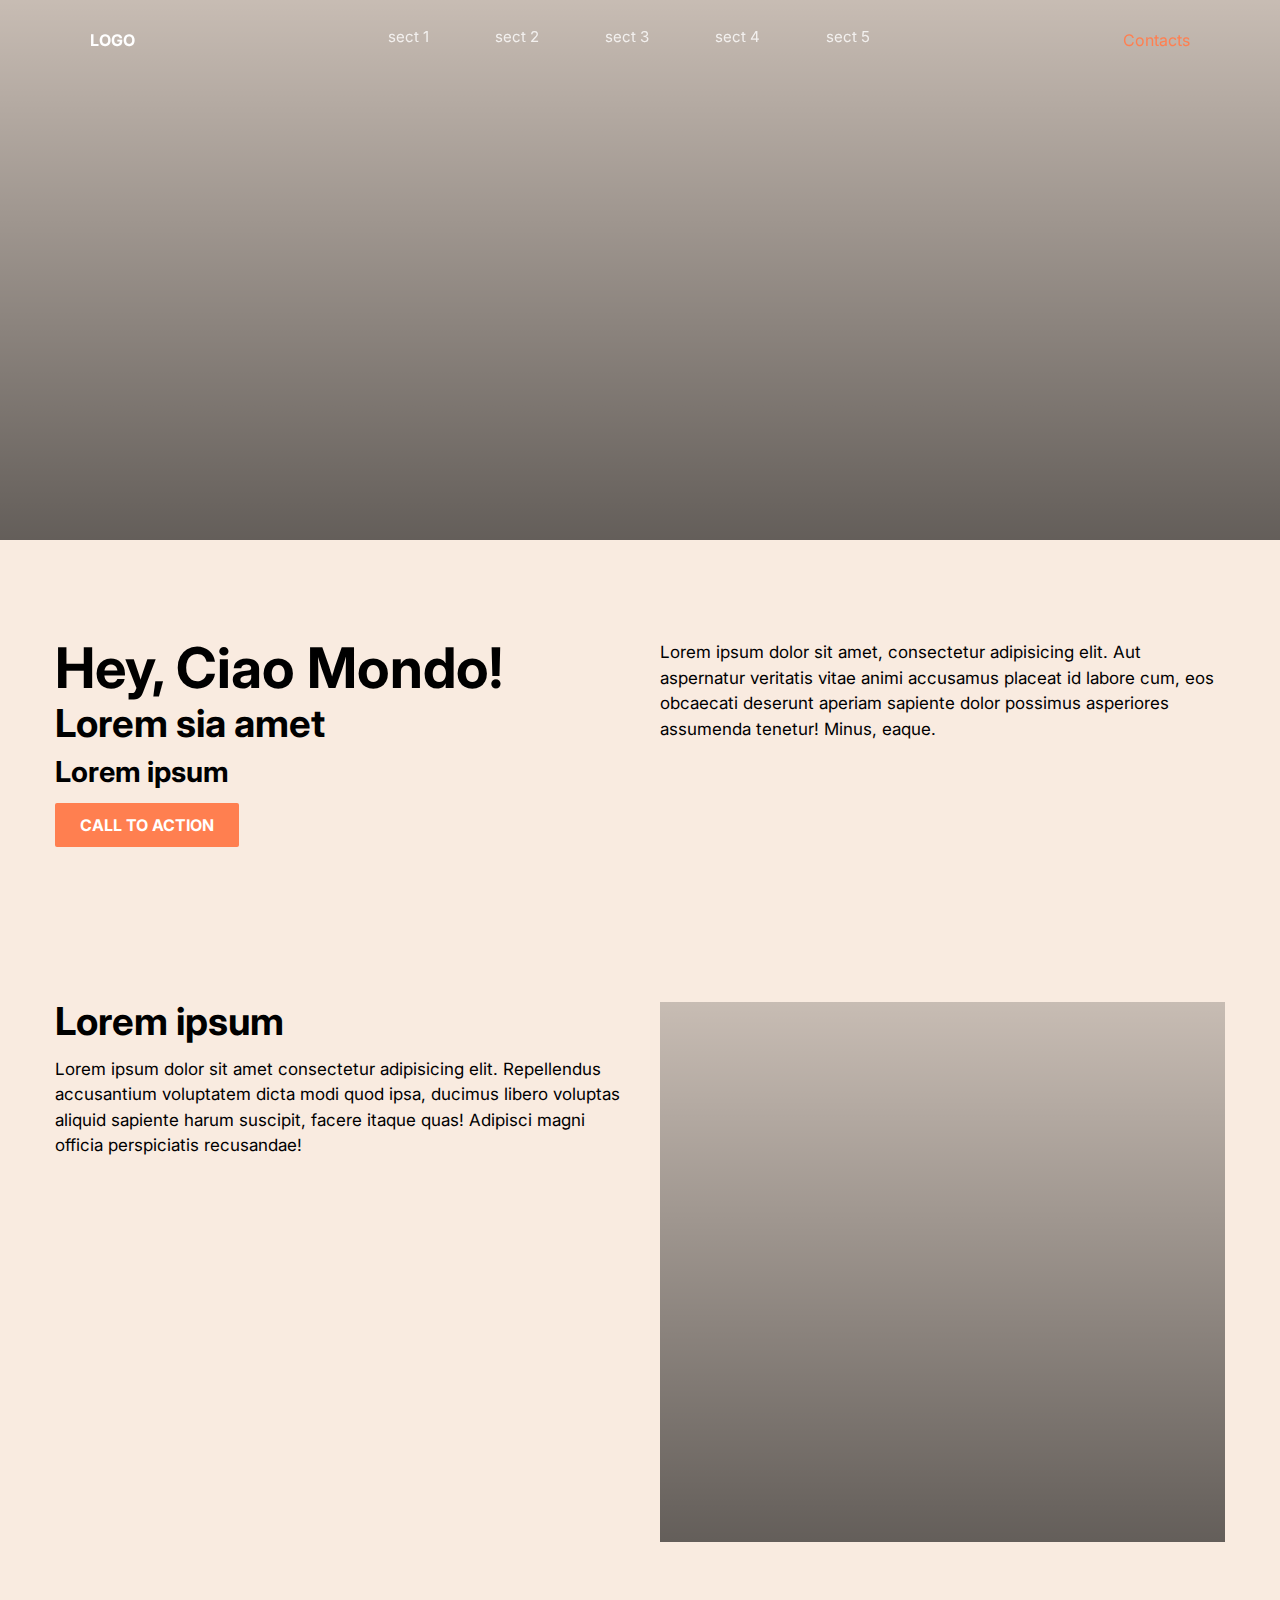
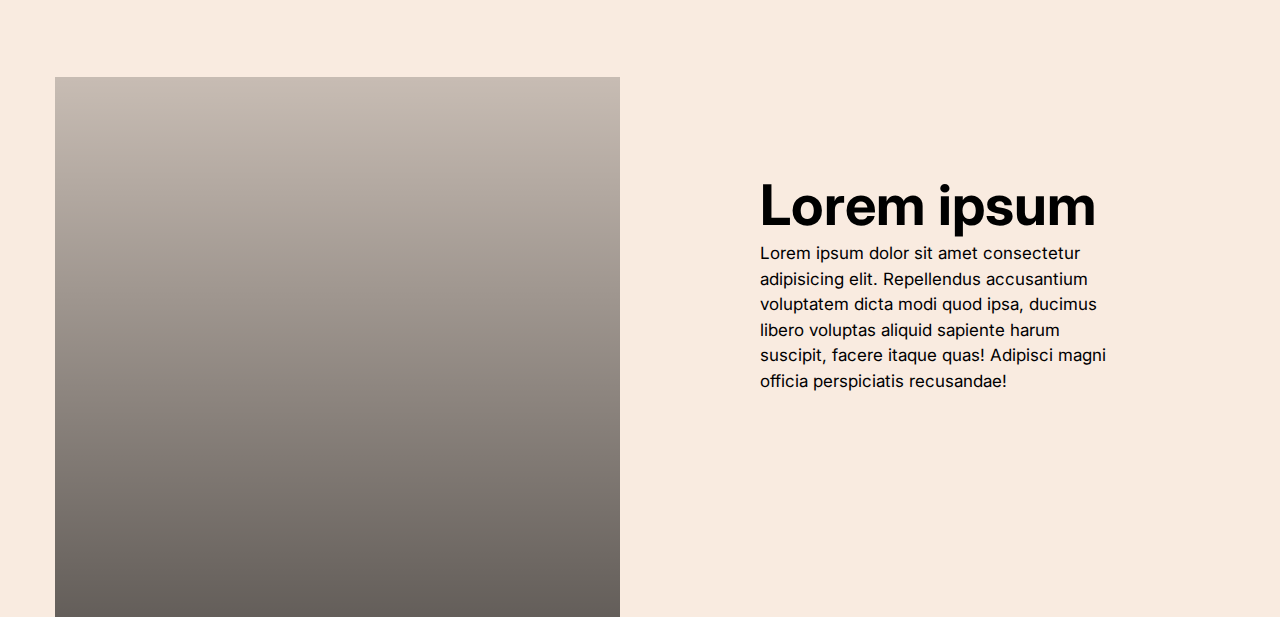
<file: index copy.html>
<!DOCTYPE html>
<html lang="en">
<head>
  <meta charset="UTF-8">
  <meta name="viewport" content="width=device-width, initial-scale=1.0">
  <meta http-equiv="X-UA-Compatible" content="ie=edge">
  <title>Document</title>
  <link href="https://fonts.googleapis.com/css2?family=Inter:wght@400;700&display=swap" rel="stylesheet">
  <link rel="stylesheet" href="style.css">

</head>
<body>

    <header class="header">
      <div class="header__content">
        <a class="header__logo" href="#">
          <strong>LOGO</strong>
        </a>
        <ul class="header__menu">
          <li><a href="#">sect 1</a></li>
          <li><a href="#">sect 2</a></li>
          <li><a href="#">sect 3</a></li>
          <li><a href="#">sect 4</a></li>
          <li><a href="#">sect 5</a></li>
        </ul>
        <div class="header__quick">
          <a href="#">Contacts</a>
          <div class="icon-hamburger">
            <span></span>
            <span></span>
          </div>
        </div>
      </div>
    </header>

    <div class="cover" style="background-image:linear-gradient(to bottom, rgba(0,0,0,0.2), rgba(0,0,0,0.6)), url('https://images.unsplash.com/photo-1750658659691-1f7b2bd37337?q=80&w=2070&auto=format&fit=crop&ixlib=rb-4.1.0&ixid=M3wxMjA3fDB8MHxwaG90by1wYWdlfHx8fGVufDB8fHx8fA%3D%3D');">
      <div class="cover__content">
        <h1> Cover title</h1>
        <h2> Subtitle </h2>
      <a href="#" class="button">Call to action</a>
      </div>
    </div>

    <div class="spacer"></div>


    <div class="grid">
        <div class="col-50">
            <h1>Hey, Ciao Mondo! </h1>
            <h2>Lorem sia amet</h2>
            <h3>Lorem ipsum</h3>
            <a href="" class="button mb-2">Call to action</a>
        </div>
        <div class="col-50">
            <p>Lorem ipsum dolor sit amet, consectetur adipisicing elit. Aut aspernatur veritatis vitae animi accusamus placeat id labore cum, eos obcaecati deserunt aperiam sapiente dolor possimus asperiores assumenda tenetur! Minus, eaque.</p>
        </div>
        
    </div>
  

    
    <div class="grid pt-4">
        <div class="col-50">
            <h2>Lorem ipsum</h2>
            <p>Lorem ipsum dolor sit amet consectetur adipisicing elit. Repellendus accusantium voluptatem dicta modi quod ipsa, ducimus libero voluptas aliquid sapiente harum suscipit, facere itaque quas! Adipisci magni officia perspiciatis recusandae!</p>
        </div>
        <div class="col-50">
            <div class="cover" style="background-image:linear-gradient(to bottom, rgba(0,0,0,0.2), rgba(0,0,0,0.6)), url('https://images.unsplash.com/photo-1750268223092-ea38152a71a9?q=80&w=740&auto=format&fit=crop&ixlib=rb-4.1.0&ixid=M3wxMjA3fDB8MHxwaG90by1wYWdlfHx8fGVufDB8fHx8fA%3D%3D');">
              <div class="cover__content">
                <h1> Cover title</h1>
                <h2> Subtitle </h2>
              <a href="#" class="button">Call to action</a>
              </div>
            </div>
        </div>
    </div>


    <div class="grid pt-4">
        <div class="col-50">
            <div class="cover" style="background-image:linear-gradient(to bottom, rgba(0,0,0,0.2), rgba(0,0,0,0.6)), url('https://images.unsplash.com/photo-1749587452499-ea1fd591e63f?q=80&w=828&auto=format&fit=crop&ixlib=rb-4.1.0&ixid=M3wxMjA3fDB8MHxwaG90by1wYWdlfHx8fGVufDB8fHx8fA%3D%3D');">
            </div>
        </div>

        <div class="col-50">
            <div class="p-4">
             <h2 class="text-1">Lorem ipsum</h2>
             <p>Lorem ipsum dolor sit amet consectetur adipisicing elit. Repellendus accusantium voluptatem dicta modi quod ipsa, ducimus libero voluptas aliquid sapiente harum suscipit, facere itaque quas! Adipisci magni officia perspiciatis recusandae!</p>                
            </div>

        </div>
    </div>
    

    


      <script>
      let item = document.querySelector('.icon-hamburger');
      item.addEventListener("click", function() {
            document.body.classList.toggle('menu-open');
      });
    </script>


</body>
</html>
</file>
<file: style.css>
/* Reset */
body,
html {
  font-family: 'Inter', Arial, Helvetica, sans-serif;
  line-height: 1;
  font-size: 16px;
  box-sizing: border-box;
  margin: 0;
  padding: 0;
  background-color: #F9EBE0;
}

*,
*:before,
*:after {
  box-sizing: border-box;
}



h1,
h2,
h3,
h4,
h5,
h6,
p,
ol,
ul {
  margin: 0 0 1rem 0;
  padding: 0;
}

ol,
ul {
  padding-left: 20px;
  line-height: 1.5;
}

img {
  height: auto;
}

h1 {
  font-size: 4rem;
}

h2 {
  font-size: 3rem;
}

h3 {
  font-size: 2rem;
}

h4 {
  font-size: 1rem;
}

h5 {
  font-size: 0.8rem;
}

h6 {
  font-size: 0.6rem;
}

a {
  text-decoration: none
}

/* Menu */
:root {
  --menu-bg: #eee;
  --menu-color: #fff;
}

.header {
  background: transparent;
  position: fixed;
  top: 0;
  left: 0;
  z-index: 9999;
  width: 100%;
  padding: 10px 15px;
  overflow: hidden;
}

.header__content {
  max-width: 1200px;
  width: 100%;
  margin: 0 auto;
  display: flex;
  justify-content: space-between;
}

.header__logo,
.header__quick {
  display: flex;
  align-items: center;
  color: var(--menu-color);
  padding: 0 50px;
  padding-top: 5px;
}

.header__menu {
  padding: 0;
  margin: 0;
}

.header__menu li {
  display: inline-block;
}

.header__menu li a {
  color: var(--menu-color);
  opacity: 0.8;
  display: block;
  padding: 16px;
  font-size: 15px;
  margin: 0px 15px;
}

.spacer {
  height: 100px;
}

/* Title System */
h1,
.text-1 {
  font-size: 3.5rem;
  margin-bottom: 0.5rem
}

h2,
.text-2 {
  font-size: 2.4rem;
  margin-bottom: 1rem
}

h3,
.text-3 {
  font-size: 1.8rem;
  margin-bottom: 1rem
}

h4,
p,
.text-4 {
  font-size: 1rem;
  margin-bottom: 1rem;
  line-height: 1.5;
}

a {
  color: coral
}

.button {
  font-size: 1rem;
  text-transform: uppercase;
  background: coral;
  color: #fff;
  text-decoration: none;
  padding: 14px 25px;
  display: inline-block;
  border-radius: 2px;
  font-weight: 700;
}

.button:hover {
  background: rgb(188, 85, 47);
}

.button-small {
  font-size: 1rem;
  text-transform: uppercase;
  background: var(--link-color);
  color: #fff;
  text-decoration: none;
  padding: 10px 15px;
  display: inline-block;
  background: coral;
  border-radius: 4px;
  font-weight: 700;
}

.button-small:hover {
  background: #c44d4d;
}

/* Cover */
.cover {
  text-align: center;
  padding: 10px 100px;
  margin: 0px;
  padding-top: 60px;
  min-height: 60vh;
  width: 100%;
  display: flex;
  flex-direction: column;
  justify-content: center;
  background-position: center center;
  background-size: cover;
}

.cover * {
  color: #fff
}

.covertall{
  text-align: center;
  padding: 10px 100px;
  margin: 0px;
  padding-top: 60px;
  min-height: 80vh;
  width: 100%;
  display: flex;
  flex-direction: column;
  justify-content: center;
  background-position: center center;
  background-size: cover;
  color: #eee;
}

.cover__content{
  position: relative;
  top: -30px;
}

.cover__content a{
  font-size: 20px;
}

/* Grid System */
.grid {
  margin: 0 auto;
  padding: 0 20px;
  max-width: 1250px;
  display: flex;
  flex-flow: row;
  flex-wrap: wrap;
}

.grid--center {
  justify-content: center;
}

.grid p{
  font-size: 17px;
}

.col {
  flex: 1;
}

[class*='col-'] {
  position: relative;
  padding: 0 20px;
}

.grid .grid [class*='col-'] {
  padding: 0px;
}

.col-20 {
  width: 20%;
}

.col-25 {
  width: 25%;
}

.col-30 {
  width: 30%;
}

.col-33 {
  width: 33.33%;
}

.col-50 {
  width: 50%;
}

.col-70 {
  width: 70%;
}

.col-80 {
  width: 80%;
}

.col-100 {
  width: 100%;
}

@media (max-width: 991px) {
  .tab-20 {
    width: 20%;
  }

  .tab-25 {
    width: 25%;
  }

  .tab-33 {
    width: 33.33%;
  }

  .tab-50 {
    width: 50%;
  }

  .tab-100 {
    width: 100%;
  }
}

@media (max-width: 768px) {
  [class*='col-'] {
    width: 100%;
  }

  .sma-20 {
    width: 20%;
  }

  .sma-25 {
    width: 25%;
  }

  .sma-33 {
    width: 33.33%;
  }

  .sma-50 {
    width: 50%;
  }

  .sma-100 {
    width: 100%;
  }
}

/* Helpers */
.mt-0 {
  margin-top: 0
}

.mt-1 {
  margin-top: 10px
}

.mt-2 {
  margin-top: 20px
}

.mt-3 {
  margin-top: 40px
}

.mt-4 {
  margin-top: 100px
}

.mb-0 {
  margin-bottom: 0
}

.mb-1 {
  margin-bottom: 10px
}

.mb-2 {
  margin-bottom: 20px
}

.mb-3 {
  margin-bottom: 40px
}

.mb-4 {
  margin-bottom: 100px
}

.p-0 {
  padding: 0
}

.p-1 {
  padding: 10px
}

.p-2 {
  padding: 20px
}

.p-3 {
  padding: 40px
}

.p-4 {
  padding: 100px
}

.pt-1 {
  padding-top: 10px;
}

.pt-2 {
  padding-top: 20px;
}

.pt-3 {
  padding-top: 40px;
}

.pt-4 {
  padding-top: 15vh;
}

.pb-1 {
  padding-bottom: 10px;
}

.pb-2 {
  padding-bottom: 20px;
}

.pb-3 {
  padding-bottom: 40px;
}

.pb-4 {
  padding-bottom: 15vh;
}

.text-center {
  text-align: center;
}

.text-right {
  text-align: right;
}

.text-left {
  text-align: left;
}

.img-res {
  width: 100%;
  height: auto;
  margin-bottom: 20px;
  vertical-align: middle;
}

.data {
  padding: 20px;
}

.garam{
  font-family: 'EB Garamond', 'Times New Roman', Times, serif;
  color: #0D2149;
}


.size17{
  font-size: 17px;
}

.sectionTitle {
  font-size: 4.5rem;
}








/* NAVBAR RESPONSIVE */
.nav-container {
  display: flex;
  justify-content: space-between;
  align-items: center;
  position: relative;
  width: 100%;
  padding: 15px 40px;
}

.nav-left,
.nav-right {
  display: flex;
  gap: 30px;
  list-style: none;
  margin: 0;
  padding: 0;
}

.nav-left {
  margin-left: 100px;
}

.nav-right {
  margin-right: 100px;
}

.nav-left li a,
.nav-right li a {
  text-decoration: none;
  color: white;
  font-weight: bold;
  text-transform: uppercase;
  transition: color 0.3s ease;
}

.nav-left li a:hover,
.nav-right li a:hover {
  color: #d4af37;
}

.logo {
  position: absolute;
  left: 50%;
  transform: translateX(-50%);
  top: 50%;
  transform: translate(-50%, -50%);
}

.logo img {
  height: 70px;
  width: auto;
}

.cta {
  background-color: #555;
  color: white;
  padding: 8px 16px;
  border-radius: 2px;
  font-weight: bold;
  transition: all 0.3s ease;
}

.cta:hover {
  background-color: #0D2149;
}

/* HAMBURGER ICON - NASCOSTO SU DESKTOP */
.icon-hamburger {
  display: none;
  flex-direction: column;
  cursor: pointer;
  padding: 10px;
  position: absolute;
  right: 20px;
  top: 20px;
  z-index: 1000;
}

.icon-hamburger span {
  height: 3px;
  width: 25px;
  background: white;
  margin: 3px 0;
  transition: all 0.3s ease;
  border-radius: 2px;
}

/* MENU MOBILE UNIFICATO */
.mobile-menu {
  display: none;
  position: fixed;
  top: 0;
  left: -100%;
  width: 100%;
  height: 100vh;
  background: rgba(0, 0, 0, 0.95);
  backdrop-filter: blur(10px);
  z-index: 999;
  transition: left 0.3s ease;
}

.mobile-menu-list {
  display: flex;
  flex-direction: column;
  justify-content: center;
  align-items: center;
  height: 100%;
  gap: 40px;
  list-style: none;
  margin: 0;
  padding: 0;
}

.mobile-menu-list li a {
  color: white;
  font-size: 1.8rem;
  font-weight: bold;
  text-transform: uppercase;
  text-decoration: none;
  padding: 15px 20px;
  transition: color 0.3s ease;
}

.mobile-menu-list li a:hover {
  color: white;
}

.mobile-menu-list .cta {
  background-color: #fff;
  color: #000;
  border-radius: 5px;
  margin-top: 20px;
}

.mobile-menu-list .cta:hover {
  background-color: #fff;
  color: #000;
}

/* MOBILE STYLES */
@media (max-width: 768px) {

  /* Mostra hamburger icon */
  .icon-hamburger {
    display: flex;
  }

  /* Mostra menu mobile */
  .mobile-menu {
    display: block;
  }

  /* Nascondi menu desktop */
  .nav-left,
  .nav-right {
    display: none;
  }

  /* Menu mobile aperto */
  .menu-open .mobile-menu {
    left: 0;
  }

  /* Previeni scroll quando menu è aperto */
  .menu-open {
    overflow: hidden;
  }

  /* Animazione hamburger a X */
  .menu-open .icon-hamburger span:nth-child(1) {
    transform: rotate(45deg) translate(6px, 6px);
  }

  .menu-open .icon-hamburger span:nth-child(2) {
    opacity: 0;
  }

  .menu-open .icon-hamburger span:nth-child(3) {
    transform: rotate(-45deg) translate(6px, -6px);
  }

  /* Aggiusta logo mobile */
  .logo img {
    height: 60px;
  }

  .nav-container {
    padding: 15px 20px;
  }
}

/* Animazioni per il contenuto della cover */
@keyframes fadeSlideUp {
  0% {
    opacity: 0;
    transform: translateY(30px);
  }

  100% {
    opacity: 1;
    transform: translateY(0);
  }
}

.cover__content>* {
  opacity: 0;
  animation: fadeSlideUp 1s forwards;
}

.cover__content h1 {
  animation-delay: 0.3s;
}

.cover__content h3 {
  animation-delay: 0.6s;
}

.cover__content .button {
  animation-delay: 0.9s;
}

.cover__content .grid {
  animation-delay: 1.2s;
}

/* RESPONSIVE TYPOGRAPHY E LAYOUT */
@media (max-width: 768px) {
  h1 {
    font-size: 2.2rem;
  }

  h2 {
    font-size: 1.8rem;
  }

  h3 {
    font-size: 1.4rem;
  }

  .cover {
    padding: 20px;
    padding-top: 120px;
  }

  .grid {
    flex-direction: column;
    gap: 20px;
  }

  .col-33 {
    width: 100%;
    text-align: center;
  }

  .nav-left {
    margin-left: 0;
  }

  .nav-right {
    margin-right: 0;
  }
}





/* Stato scrollato */
.header.scrolled .nav-left li a,
.header.scrolled .nav-right li a {
  color: #60492C;
}

.header.scrolled .nav-left li a:hover,
.header.scrolled .nav-right li a:hover{
  color:  #c69a64;
}

  .header.scrolled .cta {
  background-color: #0D2149 !important;
  color: white !important;
}

  .header.scrolled .cta:hover {
  background-color: #1b418f !important;
  color: white !important;
}





/* top-right icons - posizionate nell'angolo in alto a destra */
.header { position: fixed; } /* già l'hai, assicurati */
.top-right-icons {
  position: absolute;
  top: -30px;
  right: 0px;
  display: flex;
  gap: 1px;
  align-items: center;
  z-index: 10002; /* più alto del resto */
}

/* stile icone */
.top-right-icons a {
  display: inline-flex;
  align-items: center;
  justify-content: center;
  width: 40px;
  height: 40px;
  border-radius: 50%;
  color: white;              /* colore icona */
  font-size: 16px;
  text-decoration: none;
  transition: background-color .18s ease, color .18s ease;
}

/* hover */
.top-right-icons a:hover {
  background-color: rgba(255,255,255,0.06);
  color: #d4af37;
}

/* se vuoi nasconderle quando apri il menu mobile (assumendo che la classe .menu-open venga aggiunta al body) */
.menu-open .top-right-icons { display: none; }

/* se vuoi che diventino nere quando aggiungi .scrolled a header (come prima) */
.header.scrolled .top-right-icons a { color: black; }




  /* Footer wrapper */
  .site-footer{
    margin-top:auto; /* spinge il footer in fondo alla pagina se necessario */
    background: linear-gradient(180deg, rgba(0,0,0,0.05), rgba(0,0,0,0.0)) , var(--bg);
    color: var(--accent);
    padding: 60px 18px 36px;
    text-align:center;
    background-color: #60492C;

  }

  .footer-inner{
    max-width: var(--max-width);
    margin: 0 auto;
    display:flex;
    flex-direction:column;
    align-items:center;
    gap: var(--gap);
  }

  /* Logo/brand (simula la grafica in alto) */
  
  /* nav principale */
  .footer-nav{
    display:flex;
    gap:26px;
    flex-wrap:wrap;
    justify-content:center;
    text-transform:uppercase;
    font-weight:700;
    font-size:16px;
    color:var(--muted);
  }
  .footer-nav a{
    color:var(--muted);
    text-decoration:none;
    transition: color .2s;
  }
  .footer-nav a:hover{ color: var(--link-hover); }

 .footer-nav {
    display:flex;
    justify-content:center;
    gap:40px;
    margin-bottom:30px;
    flex-wrap:wrap;
  }
  .footer-nav a {
    text-decoration:none;
    font-weight:700;
    font-size:16px;
    color:#111;
    transition:color 0.2s;
  }
  .footer-nav a:hover {
    color:#f2e6d8;
  }

  /* Social / contatti */
  .footer-icons {
    display:flex;
    justify-content:center;
    gap:20px;
    flex-wrap:wrap;
  }
  .footer-icons a {
    width:54px;
    height:54px;
    border-radius:50%;
    background:#f4f2ee;
    display:flex;
    align-items:center;
    justify-content:center;
    transition:all 0.3s ease;
  }
  .footer-icons a:hover {
    background:#fff;
    transform:translateY(-4px);
    box-shadow:0 6px 15px rgba(0,0,0,0.25);
  }
  .footer-icons svg {
    width:24px;
    height:24px;
    fill:#111;
  }

  /* barra inferiore con copyright */
  .footer-bottom{
    margin-top:38px;
    background: var(--dark);
    color: var(--muted);
    padding:12px 18px;
    font-size:14px;
  }
  .footer-bottom .inner{
    max-width: var(--max-width);
    margin:0 auto;
    display:flex;
    gap:12px;
    align-items:center;
    justify-content:center;
    flex-wrap:wrap;
  }
  .footer-bottom a{
    color:var(--accent);
    text-decoration:none;
    font-weight:600;
  }
  .footer-bottom a:hover{ color: var(--link-hover); }

  /* stile responsivo */
  @media (max-width:600px){
    .hashtag{ font-size:34px; }
    .footer-nav{ gap:12px; font-size:14px; }
    .brand h1{ font-size:22px; }
  }




   .griglia{
    display: grid;
    grid-template-columns: repeat(auto-fit, minmax(300px, 1fr));
    grid-auto-rows: 300px;
    gap: 10px;
    background: #F9EBE0;
    margin: 10px;
  }

  /* Assicura che il link occupi tutta la cella della griglia */
.griglia > a {
  display: block;
  height: 100%;
  width: 100%;
  text-decoration: none;
  color: inherit;
}

/* Assicura che l'elemento .item riempia il contenitore e mantenga il background come prima */
.griglia .item {
  height: 100%;
  width: 100%;
  background-position: center;
  background-repeat: no-repeat;
  background-size: cover;
  display: block;
  /* mantieni eventuali classi come item--tall / item--wide con le loro regole */
}

/* Opzionale: rimuovere outline brutto su click ma mantenere accessibilità (usa focus-visible) */
.griglia > a:focus { outline: none; }
.griglia > a:focus-visible { outline: 3px solid rgba(96,73,44,0.3); border-radius: 4px; }


  .item{
    padding: 20px;
  }

  @media (min-width: 768px) {
      .item--tall{
    grid-row: span 2;
  }
  .item--wide{
    grid-column: span 2;
  }
  }

.maxwidth{
  max-width: 70vw;
}

.contenitore {
  display: flex;
  flex-direction: column; /* forza disposizione verticale */
  justify-content: center; /* centro verticale dentro il contenitore */
  align-items: center;     /* centro orizzontale gli elementi */
  text-align: center;      /* centra il contenuto del testo */
  max-width: 60%;
  margin: 0 auto;
}
.contenitore p{
  font-size: 17px;
}

  .contatti-info {
    margin-top: 2rem;
    display: flex;
    justify-content: center;
    gap: 3rem;
  }

  .contatto {
    display: flex;
    align-items: center;
    gap: 0.6rem;
    font-size: 1.2rem;
  }

  .contatto .icon {
    font-size: 1.5rem;
    color: white;
  }

  .contatto a {
    color: white;
    text-decoration: none;
    font-weight: 600;
    transition: color 0.3s;
  }

  .contatto a:hover {
    color: #8b5e34;
  }
  

.recensioni {
  background-color: #F9EBE0;
  padding: 60px 20px;
}

.recensioni .container {
  max-width: 1100px;
  margin: 0 auto;
}

.recensioni-grid {
  display: grid;
  grid-template-columns: repeat(auto-fit, minmax(280px, 1fr));
  gap: 2rem;
  margin-top: 40px;
}

.recensione {
  background: #fff;
  border-radius: 12px;
  padding: 25px;
  text-align: center;
  box-shadow: 0 4px 10px rgba(0,0,0,0.08);
  transition: transform 0.3s ease;
}

.recensione:hover {
  transform: translateY(-5px);
}

.recensione .avatar {
  width: 70px;
  height: 70px;
  border-radius: 50%;
  object-fit: cover;
  margin-bottom: 15px;
}

.recensione .testo {
  font-size: 1rem;
  font-style: italic;
  margin-bottom: 12px;
  color: #333;
  line-height: 1.5;
}

.recensione .nome {
  font-size: 1rem;
  font-weight: 600;
  color: #60492C;
}
</file>
